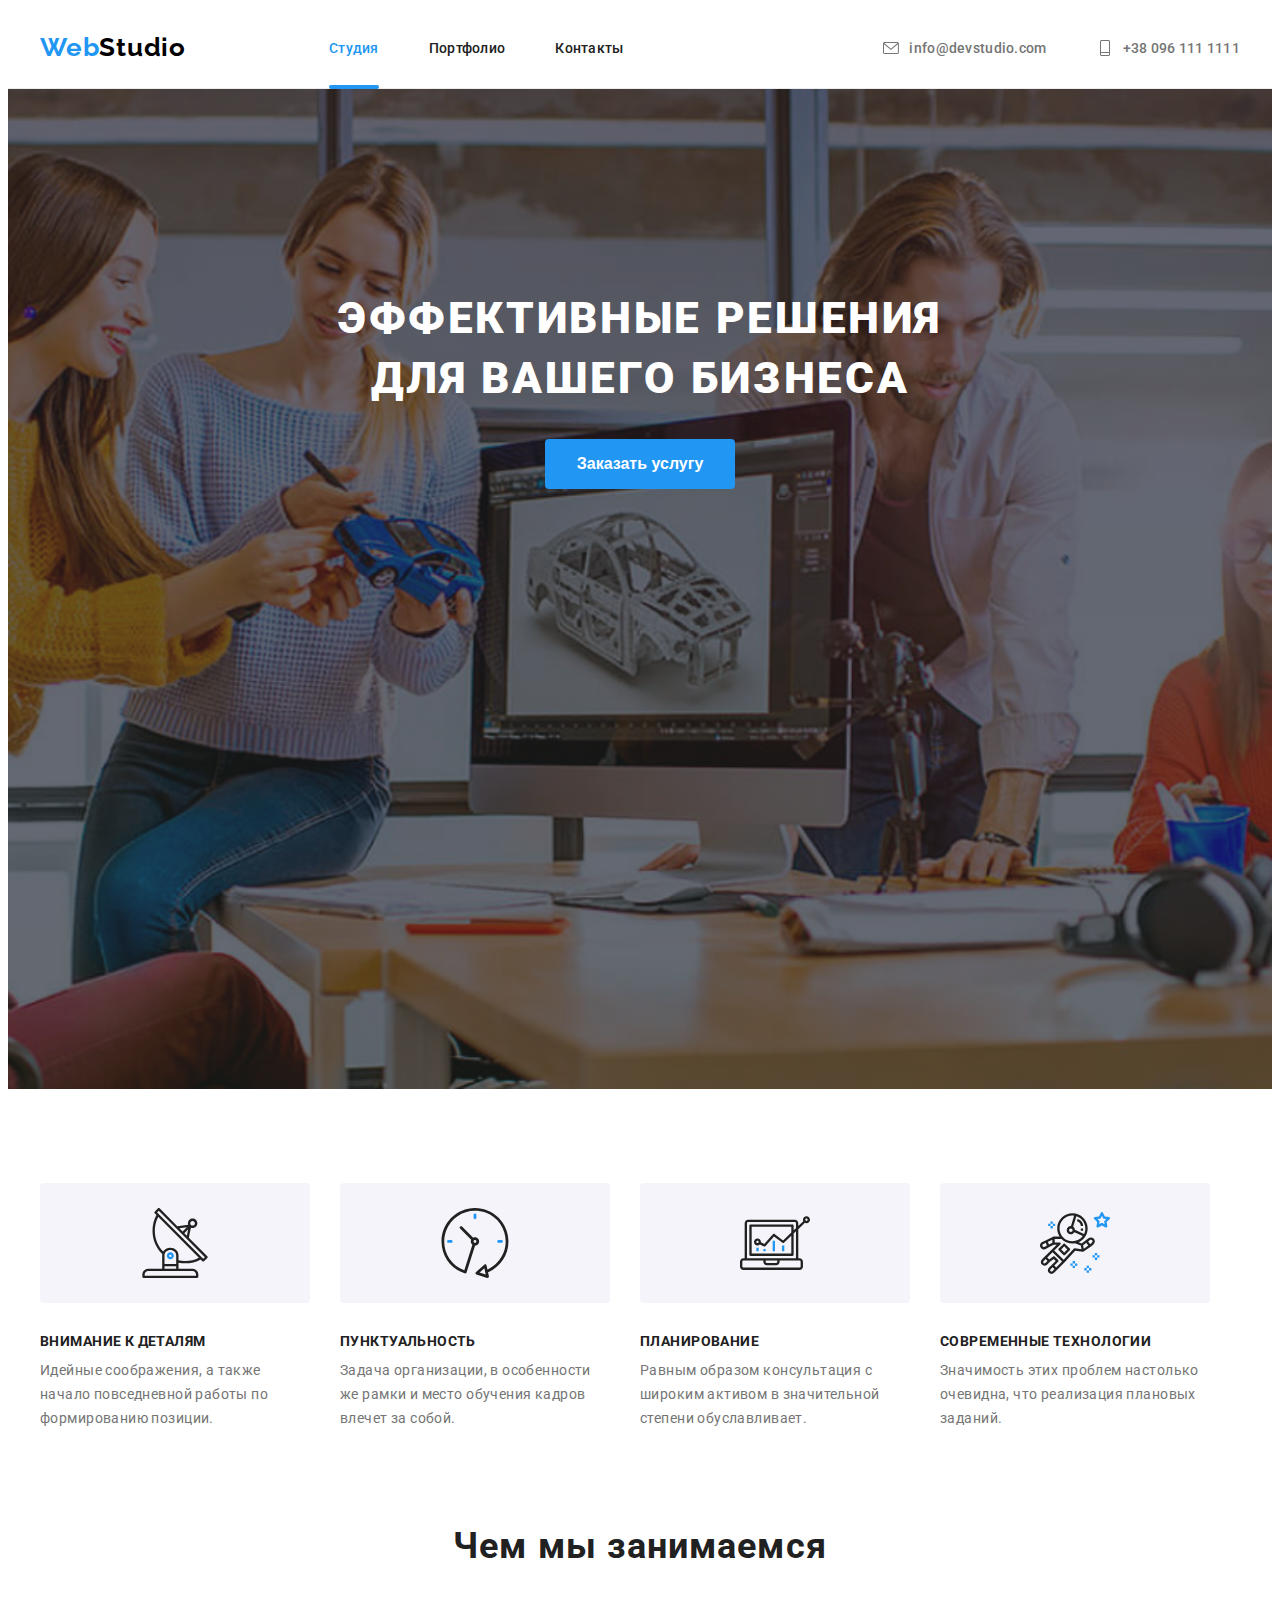
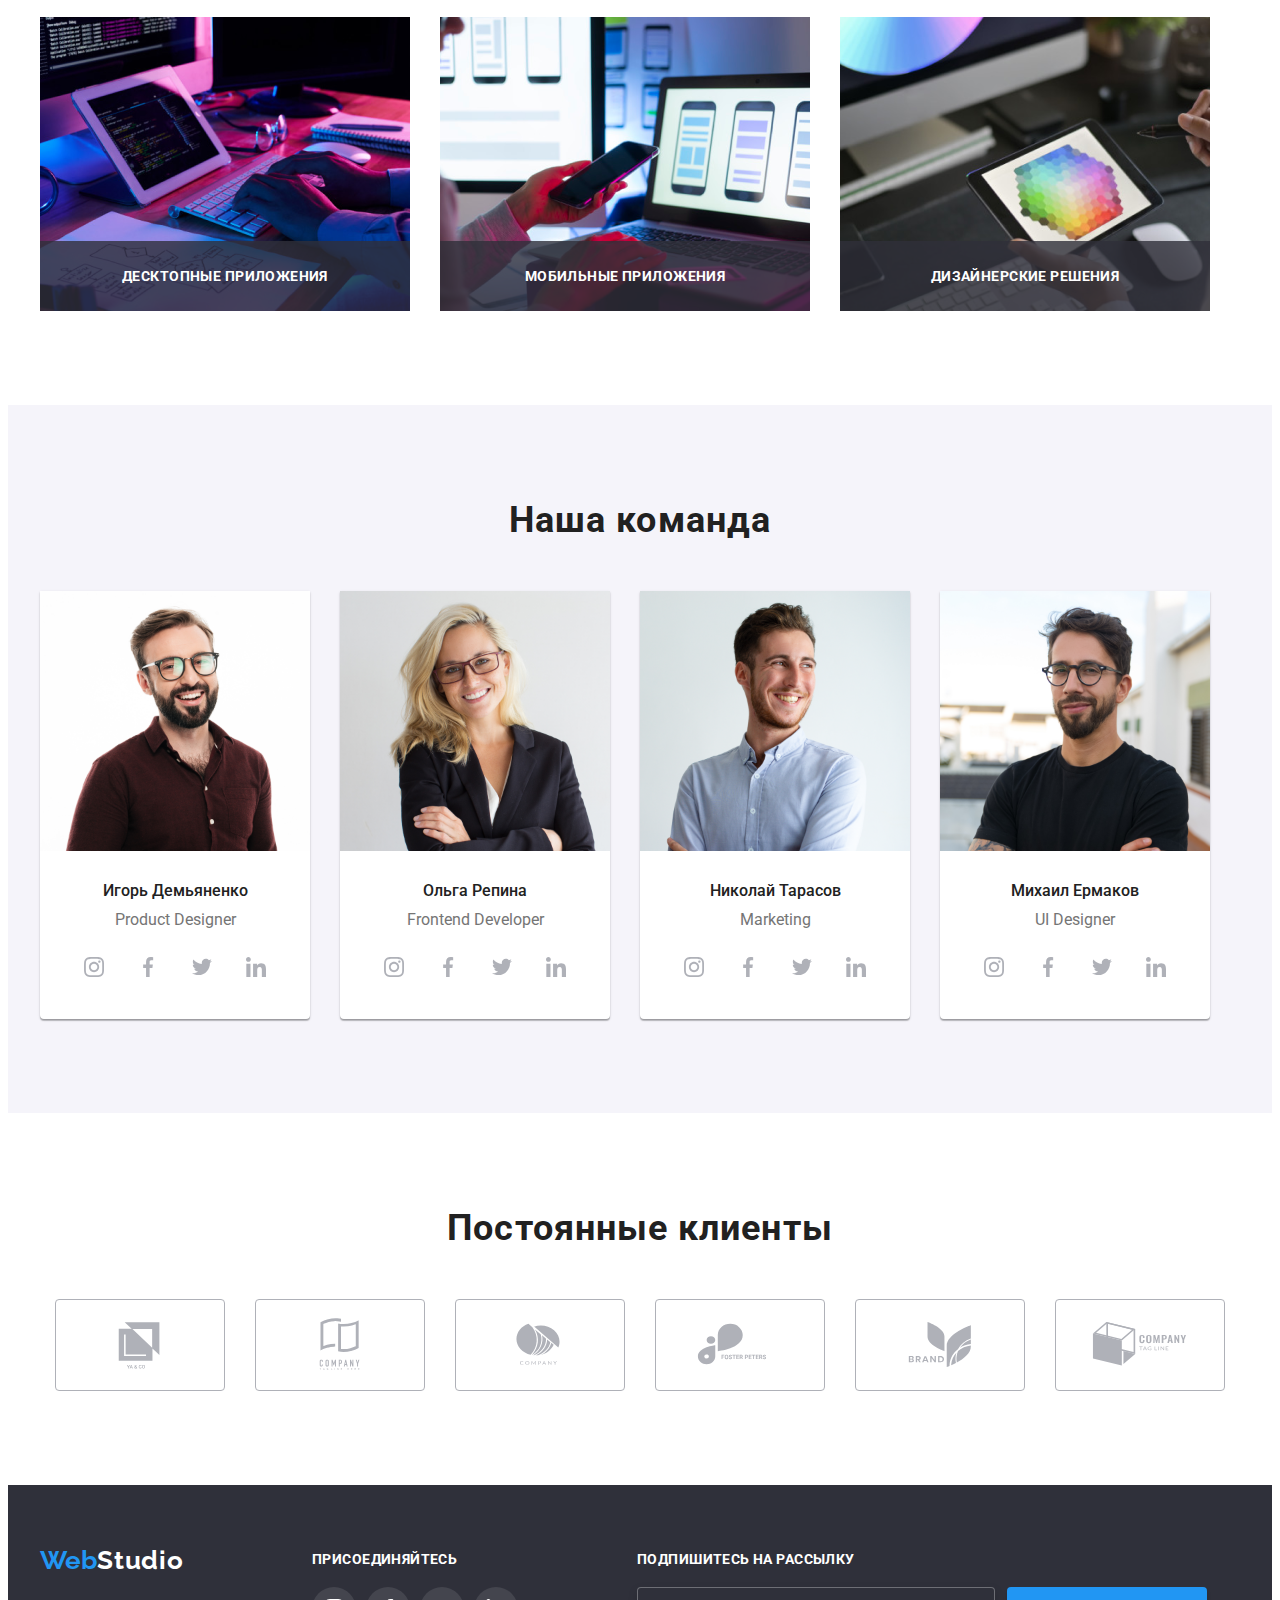
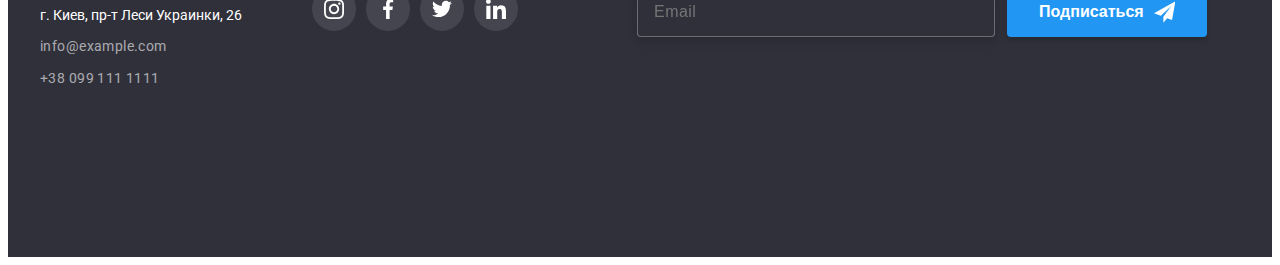
<file: index.html>
<!DOCTYPE html>
<html lang="ru">
  <head>
    <meta charset="UTF-8" />
    <meta http-equiv="X-UA-Compatible" content="IE=edge" />
    <meta name="viewport" content="width=device-width, initial-scale=1.0" />
    <title>WebStudio</title>
    <link
      rel="stylesheet"
      href="https://cdnjs.cloudflare.com/ajax/libs/modern-normalize/1.1.0/modern-normalize.min.css"
      integrity="sha512-wpPYUAdjBVSE4KJnH1VR1HeZfpl1ub8YT/NKx4PuQ5NmX2tKuGu6U/JRp5y+Y8XG2tV+wKQpNHVUX03MfMFn9Q=="
      crossorigin="anonymous"
      referrerpolicy="no-referrer"
    />
    <link rel="preconnect" href="https://fonts.googleapis.com" />
    <link rel="preconnect" href="https://fonts.gstatic.com" crossorigin />
    <link
      href="https://fonts.googleapis.com/css2?family=Raleway:wght@700&family=Roboto:wght@400;500;700;900&display=swap"
      rel="stylesheet"
    />

    <link rel="stylesheet" href="./css/styles.css" />
  </head>

  <body>
    <!--Header-->
    <header class="header">
      <div class="container header-container">
        <nav class="header-nav">
          <a class="header-logo link link-studio" lang="en" href="./index.html">
            <span class="color-log">Web</span>Studio</a
          >

          <ul class="list header-list" lang="ru">
            <li class="header-item">
              <a class="link header-link active-page" href="">Студия</a>
            </li>
            <li class="header-item">
              <a class="link header-link" href="./portfolio.html">Портфолио</a>
            </li>
            <li class="header-item">
              <a class="link header-link" href="">Контакты</a>
            </li>
          </ul>
        </nav>

        <!--contacts sections -->
        <div class="contact-header">
          <ul class="list header-sections">
            <li>
              <a class="header-contact" href="mailto:info@devstudio.com"
                ><svg class="contact-icon" width="16" height="16">
                  <use href="./images/icons.svg#icon-envelope"></use>
                </svg>
                info@devstudio.com
              </a>
            </li>
            <li>
              <a class="header-contact" href="tel:+380961111111"
                ><svg class="contact-icon" width="16" height="16">
                  <use href="./images/icons.svg#icon-smartphone"></use>
                </svg>
                +38 096 111 1111
              </a>
            </li>
          </ul>
        </div>
      </div>
    </header>
    <!--section button-->
    <section class="section-banner">
      <h1 class="section-title">
        Эффективные решения <br />
        для вашего бизнеса
      </h1>

      <!--button-->
      <button class="button shadow-textbt" type="button" data-modal-open>Заказать услугу</button>
    </section>
    <!--Модалка-->
    <div class="backdrop is-hidden" data-modal>
      <div class="modal">
        <button data-modal-close class="close-button">
          <svg class="close-icon">
            <use href="./images/icons.svg#icon-close"></use>
          </svg>
        </button>

        <form class="modal-form" autocomplete="off">
          <h2 class="modal-header">Оставьте свои данные, мы вам перезвоним</h2>
          <div class="form-title">
            <label>
              <input class="input-form" type="text" name="name" />
              <span class="form-label">Имя</span>
              <svg class="label-icon" width="18" height="18">
                <use href="./images/icons.svg#icon-person-black"></use>
              </svg>
            </label>
          </div>
          <div class="form-title">
            <label>
              <input class="input-form" type="tel" name="tel" />
              <span class="form-label">Телефон</span
              ><svg class="label-icon" width="18" height="18">
                <use href="./images/icons.svg#icon-phone-black"></use>
              </svg>
            </label>
          </div>
          <div class="form-title">
            <label>
              <input class="input-form" type="email" name="email" />
              <span class="form-label">Почта</span
              ><svg class="label-icon" width="18" height="18">
                <use href="./images/icons.svg#icon-email-black"></use>
              </svg>
            </label>
          </div>
          <div class="form-title">
            <label>
              <textarea class="form-comment" name="comment" placeholder="Ведите текст"></textarea>
              <span class="form-label">Комментарий</span>
            </label>
          </div>
          <div class="checkbox">
            <label class="checkbox-box">
              <input class="input-checkbox" type="checkbox" name="agreements" value="all" />
              <span class="icon-checkbox"></span>
              <span class="label-checkbox">
                Соглашаюсь с рассылкой и принимаю
                <a href="#" class="label-link">Условия договора</a>
              </span>
            </label>
          </div>
          <button class="form-btn basment-form-btn button" type="submit">Отправить</button>
        </form>
      </div>
    </div>

    <!--section description-->
    <main>
      <section class="hero">
        <div class="container">
          <h2 class="visually-hidden" hidden>CEO</h2>

          <ul class="list hero-list">
            <li class="hero-item">
              <div class="icon-antenna">
                <svg width="70px">
                  <use href="./images/icons.svg#icon-antenna"></use>
                </svg>
              </div>
              <h2 class="hero-title">Внимание к деталям</h2>
              <p class="hero-after-title">
                Идейные соображения, а также начало повседневной работы по формированию позиции.
              </p>
            </li>

            <li class="hero-item">
              <div class="icon-clock">
                <svg width="70px">
                  <use href="./images/icons.svg#icon-clock"></use>
                </svg>
              </div>
              <h2 class="hero-title">Пунктуальность</h2>
              <p class="hero-after-title">
                Задача организации, в особенности же рамки и место обучения кадров влечет за собой.
              </p>
            </li>

            <li class="hero-item">
              <div class="icon-diagram">
                <svg width="70px">
                  <use href="./images/icons.svg#icon-diagram"></use>
                </svg>
              </div>
              <h2 class="hero-title">Планирование</h2>
              <p class="hero-after-title">
                Равным образом консультация с широким активом в значительной степени обуславливает.
              </p>
            </li>

            <li class="hero-item">
              <div class="icon-astronaut">
                <svg width="70px">
                  <use href="./images/icons.svg#icon-astronaut"></use>
                </svg>
              </div>
              <h2 class="hero-title">Современные технологии</h2>
              <p class="hero-after-title">
                Значимость этих проблем настолько очевидна, что реализация плановых заданий.
              </p>
            </li>
          </ul>
        </div>
      </section>

      <!--Our work section-->
      <section class="section-work">
        <div class="container">
          <h2 class="work-title">Чем мы занимаемся</h2>
          <ul class="list img-flax">
            <li class="team-photo">
              <img src="./images/photo1.png" alt="Десктопные приложения" />
              <p class="work-text">Десктопные приложения</p>
            </li>
            <li class="team-photo">
              <img src="./images/photo2.png" alt="Мобильные приложения" />
              <p class="work-text">Мобильные приложения</p>
            </li>
            <li class="team-photo">
              <img src="./images/photo3.png" alt="Дизайнерские решения" />
              <p class="work-text">Дизайнерские решения</p>
            </li>
          </ul>
        </div>
      </section>

      <!--section team-->

      <section class="team-section">
        <div class="container">
          <h2 class="team-title">Наша команда</h2>
          <ul class="list team-flax">
            <li class="item">
              <img class="img-block" src="./images/team1.png" alt="Игорь Демьяненко" width="270" />
              <h3 class="team-name-title">Игорь Демьяненко</h3>
              <p class="team-description">Product Designer</p>
              <ul class="list team-social-list">
                <li class="team-social-item">
                  <a href="#" class="team-social-link">
                    <svg class="team-social-icon" width="20" height="20">
                      <use href="./images/icons.svg#icon-instagram"></use>
                    </svg>
                  </a>
                </li>
                <li class="team-social-item">
                  <a href="#" class="team-social-link">
                    <svg class="team-social-icon" width="20" height="20">
                      <use href="./images/icons.svg#icon-facebook"></use>
                    </svg>
                  </a>
                </li>
                <li class="team-social-item">
                  <a href="#" class="team-social-link">
                    <svg class="team-social-icon" width="20" height="20">
                      <use href="./images/icons.svg#icon-twitter"></use>
                    </svg>
                  </a>
                </li>
                <li class="team-social-item">
                  <a href="#" class="team-social-link">
                    <svg class="team-social-icon" width="20" height="20">
                      <use href="./images/icons.svg#icon-linkedin"></use>
                    </svg>
                  </a>
                </li>
              </ul>
            </li>

            <li class="item">
              <img class="img-block" src="./images/team2.png" alt="Ольга Репина" width="270" />
              <h3 class="team-name-title">Ольга Репина</h3>
              <p class="team-description">Frontend Developer</p>
              <ul class="list team-social-list">
                <li class="team-social-item">
                  <a href="#" class="team-social-link">
                    <svg class="team-social-icon" width="20" height="20">
                      <use href="./images/icons.svg#icon-instagram"></use>
                    </svg>
                  </a>
                </li>
                <li class="team-social-item">
                  <a href="#" class="team-social-link">
                    <svg class="team-social-icon" width="20" height="20">
                      <use href="./images/icons.svg#icon-facebook"></use>
                    </svg>
                  </a>
                </li>
                <li class="team-social-item">
                  <a href="#" class="team-social-link">
                    <svg class="team-social-icon" width="20" height="20">
                      <use href="./images/icons.svg#icon-twitter"></use>
                    </svg>
                  </a>
                </li>
                <li class="team-social-item">
                  <a href="#" class="team-social-link">
                    <svg class="team-social-icon" width="20" height="20">
                      <use href="./images/icons.svg#icon-linkedin"></use>
                    </svg>
                  </a>
                </li>
              </ul>
            </li>

            <li class="item">
              <img class="img-block" src="./images/team3.png" alt="Николай Тарасов" width="270" />
              <h3 class="team-name-title">Николай Тарасов</h3>
              <p class="team-description">Marketing</p>
              <ul class="list team-social-list">
                <li class="team-social-item">
                  <a href="#" class="team-social-link">
                    <svg class="team-social-icon" width="20" height="20">
                      <use href="./images/icons.svg#icon-instagram"></use>
                    </svg>
                  </a>
                </li>
                <li class="team-social-item">
                  <a href="#" class="team-social-link">
                    <svg class="team-social-icon" width="20" height="20">
                      <use href="./images/icons.svg#icon-facebook"></use>
                    </svg>
                  </a>
                </li>
                <li class="team-social-item">
                  <a href="#" class="team-social-link">
                    <svg class="team-social-icon" width="20" height="20">
                      <use href="./images/icons.svg#icon-twitter"></use>
                    </svg>
                  </a>
                </li>
                <li class="team-social-item">
                  <a href="#" class="team-social-link">
                    <svg class="team-social-icon" width="20" height="20">
                      <use href="./images/icons.svg#icon-linkedin"></use>
                    </svg>
                  </a>
                </li>
              </ul>
            </li>

            <li class="item">
              <img class="img-block" src="./images/team4.png" alt="Михаил Ермаков" width="270" />
              <h3 class="team-name-title">Михаил Ермаков</h3>
              <p class="team-description">UI Designer</p>
              <ul class="list team-social-list">
                <li class="team-social-item">
                  <a href="#" class="team-social-link">
                    <svg class="team-social-icon" width="20" height="20">
                      <use href="./images/icons.svg#icon-instagram"></use>
                    </svg>
                  </a>
                </li>
                <li class="team-social-item">
                  <a href="#" class="team-social-link">
                    <svg class="team-social-icon" width="20" height="20">
                      <use href="./images/icons.svg#icon-facebook"></use>
                    </svg>
                  </a>
                </li>
                <li class="team-social-item">
                  <a href="#" class="team-social-link">
                    <svg class="team-social-icon" width="20" height="20">
                      <use href="./images/icons.svg#icon-twitter"></use>
                    </svg>
                  </a>
                </li>
                <li class="team-social-item">
                  <a href="#" class="team-social-link">
                    <svg class="team-social-icon" width="20" height="20">
                      <use href="./images/icons.svg#icon-linkedin"></use>
                    </svg>
                  </a>
                </li>
              </ul>
            </li>
          </ul>
        </div>
      </section>
      <section class="section-clients">
        <div class="container">
          <h2 class="client-text">Постоянные клиенты</h2>
          <ul class="list clients-list">
            <li class="logo-item">
              <a href="#" class="clients-link">
                <svg class="clients-icon" width="106" height="60">
                  <use href="./images/icons.svg#icon-Logo1"></use>
                </svg>
              </a>
            </li>
            <li class="logo-item">
              <a href="#" class="clients-link">
                <svg class="clients-icon" width="106" height="60">
                  <use href="./images/icons.svg#icon-Logo2"></use>
                </svg>
              </a>
            </li>
            <li class="logo-item">
              <a href="#" class="clients-link">
                <svg class="clients-icon" width="106" height="60">
                  <use href="./images/icons.svg#icon-Logo3"></use>
                </svg>
              </a>
            </li>
            <li class="logo-item">
              <a href="#" class="clients-link">
                <svg class="clients-icon" width="106" height="60">
                  <use href="./images/icons.svg#icon-Logo4"></use>
                </svg>
              </a>
            </li>
            <li class="logo-item">
              <a href="#" class="clients-link">
                <svg class="clients-icon" width="106" height="60">
                  <use href="./images/icons.svg#icon-Logo5"></use>
                </svg>
              </a>
            </li>
            <li class="logo-item">
              <a href="#" class="clients-link">
                <svg class="clients-icon" width="106" height="60">
                  <use href="./images/icons.svg#icon-Logo6"></use>
                </svg>
              </a>
            </li>
          </ul>
        </div>
      </section>
    </main>
    <!--footer section-->
    <footer class="section-footer">
      <div class="container">
        <div>
          <a class="link-footer" href="/index.html">Web<span class="color-footer">Studio</span></a>
          <div class="footer-inner">
            <address class="link-address">
              <ul class="list address-cont">
                <li>
                  <a
                    class="address"
                    href="https://goo.gl/maps/Afqt2rmy2DsJCTwLA"
                    target="_blank"
                    rel="noopener noreferre"
                    >г. Киев, пр-т Леси Украинки, 26</a
                  >
                </li>
                <li>
                  <a class="contact-list" href="mailto:info@devstudio.com">info@example.com</a>
                </li>
                <li>
                  <a class="contact-list" href="tel:+380961111111">+38 099 111 1111</a>
                </li>
              </ul>
            </address>
            <!--Правая часть футера-->
            <div class="footer-right">
              <h1 class="footer-social">присоединяйтесь</h1>
              <ul class="list social-footer-list">
                <li class="social-item">
                  <a href="#" class="social-link">
                    <svg class="social-icon" width="20" height="20">
                      <use href="./images/icons.svg#icon-instagram"></use>
                    </svg>
                  </a>
                </li>
                <li class="social-item">
                  <a href="#" class="social-link">
                    <svg class="social-icon" width="20" height="20">
                      <use href="./images/icons.svg#icon-facebook"></use>
                    </svg>
                  </a>
                </li>
                <li class="social-item">
                  <a href="#" class="social-link">
                    <svg class="social-icon" width="20" height="20">
                      <use href="./images/icons.svg#icon-twitter"></use>
                    </svg>
                  </a>
                </li>
                <li class="social-item">
                  <a href="#" class="social-link">
                    <svg class="social-icon" width="20" height="20">
                      <use href="./images/icons.svg#icon-linkedin"></use>
                    </svg>
                  </a>
                </li>
              </ul>
            </div>

            <div class="basment-right">
              <h1 class="basement">Подпишитесь на рассылку</h1>
              <form action="#" autocomplete="on">
                <div class="mail-btn">
                  <input
                    type="email"
                    name="email"
                    placeholder="Email"
                    id="basement"
                    class="subscribe-email"
                  />
                  <div class="subscribe-btn">
                    <button class="form-btn basment-form-btn button" type="submit">
                      Подписаться
                      <svg class="basment-icon" width="24" height="24">
                        <use href="./images/icons.svg#icon-icon-send-1"></use>
                      </svg>
                    </button>
                  </div>
                </div>
              </form>
            </div>
          </div>
        </div>
      </div>
    </footer>
    <script src="./Js/modal.js"></script>
  </body>
</html>
</file>
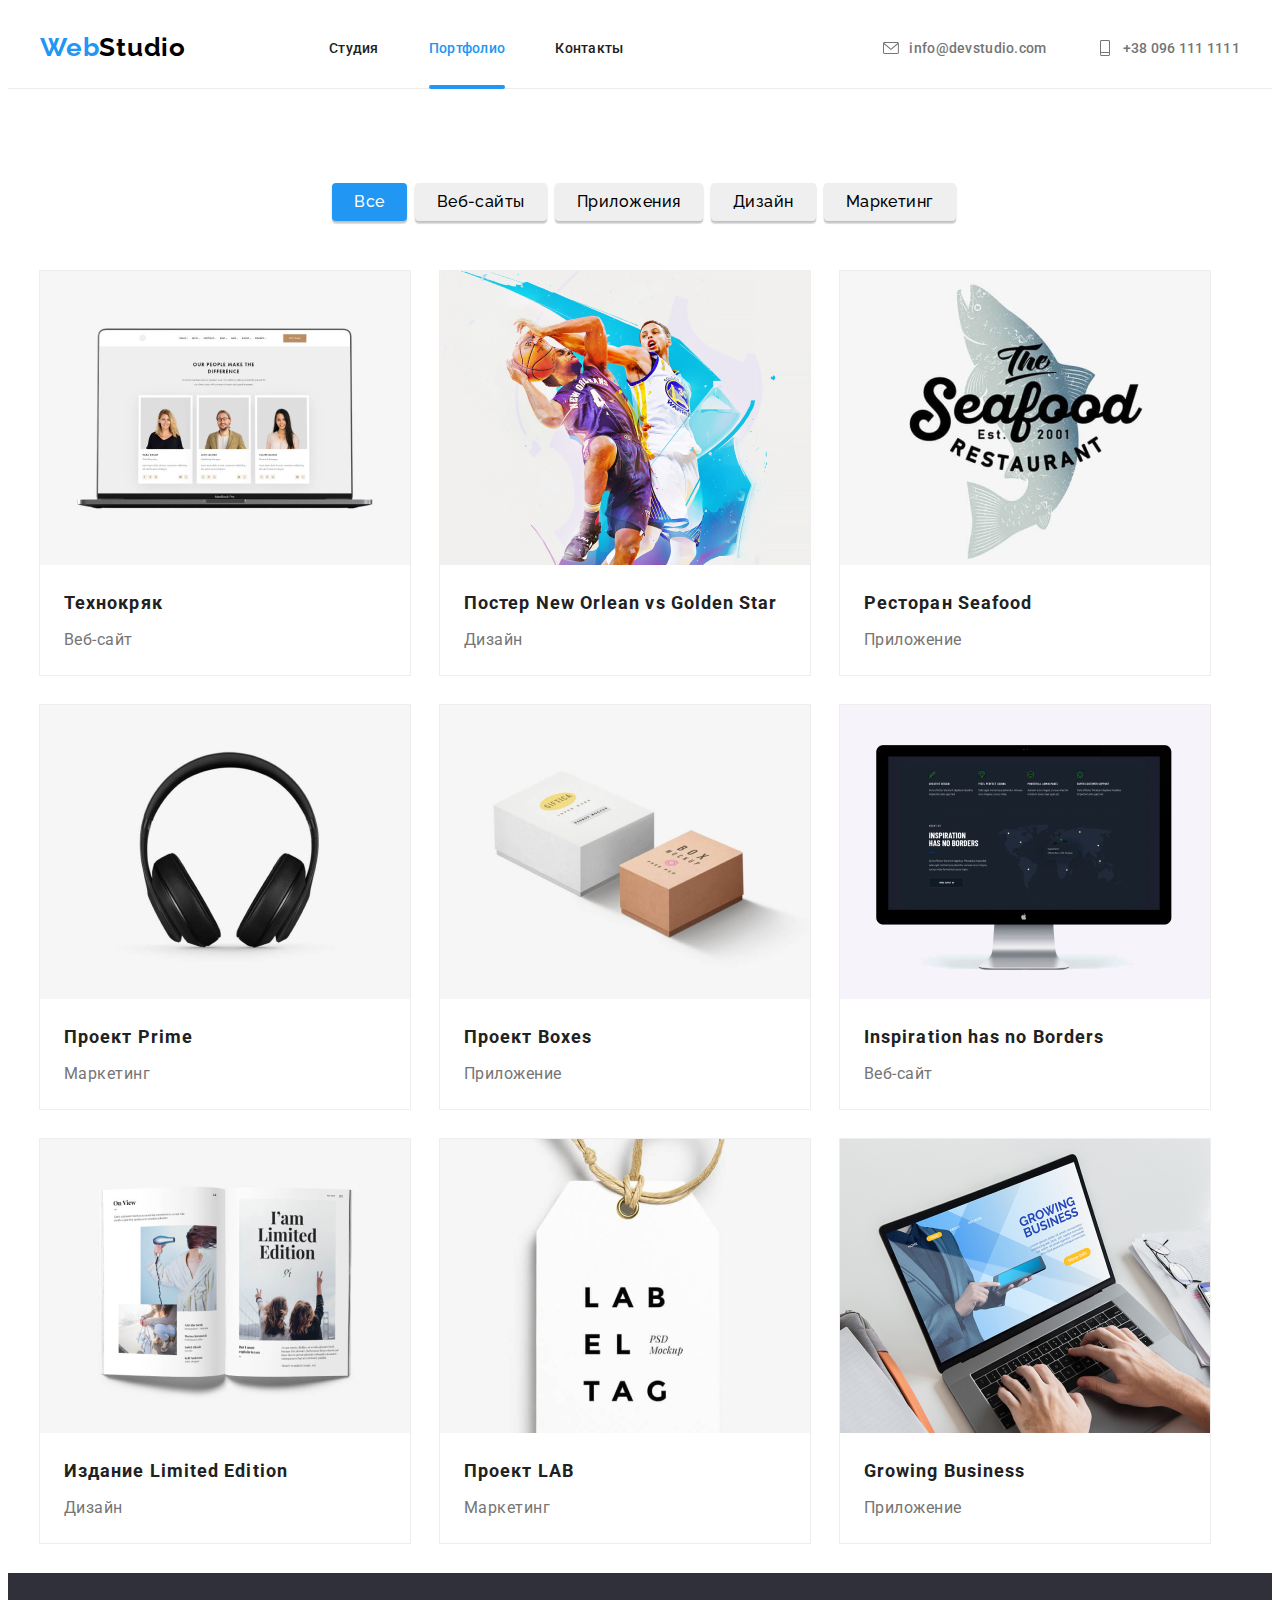
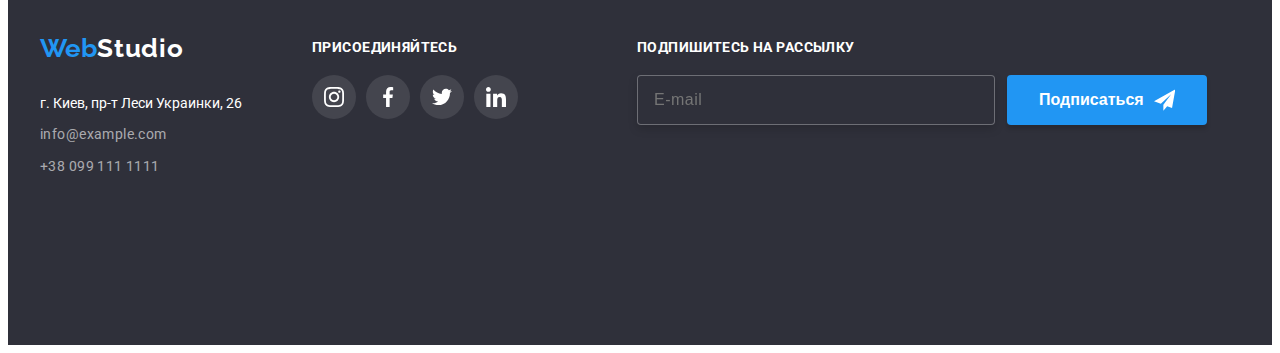
<file: portfolio.html>
<!DOCTYPE html>
<html lang="en">
  <head>
    <meta charset="UTF-8" />
    <meta http-equiv="X-UA-Compatible" content="IE=edge" />
    <meta name="viewport" content="width=device-width, initial-scale=1.0" />
    <title>Portfolio</title>
    <link
      rel="stylesheet"
      href="https://cdnjs.cloudflare.com/ajax/libs/modern-normalize/1.1.0/modern-normalize.min.css"
      integrity="sha512-wpPYUAdjBVSE4KJnH1VR1HeZfpl1ub8YT/NKx4PuQ5NmX2tKuGu6U/JRp5y+Y8XG2tV+wKQpNHVUX03MfMFn9Q=="
      crossorigin="anonymous"
      referrerpolicy="no-referrer"
    />
    <link rel="preconnect" href="https://fonts.googleapis.com" />
    <link rel="preconnect" href="https://fonts.gstatic.com" crossorigin />
    <link
      href="https://fonts.googleapis.com/css2?family=Raleway:wght@700&family=Roboto:wght@400;500;700;900&display=swap"
      rel="stylesheet"
    />
    <link rel="stylesheet" href="./css/styles.css" />
  </head>

  <body>
    <!--Header portfolio-->
    <header class="header-portfolio">
      <div class="container header-container">
        <nav class="header-nav">
          <a class="header-logo link link-studio" lang="en" href="./index.html">
            <span class="color-log">Web</span>Studio</a
          >
          <ul class="list header-list" lang="ru">
            <li class="header-item link">
              <a class="link header-link" href="./index.html">Студия</a>
            </li>
            <li class="header-item">
              <a class="link header-link active-page" href="">Портфолио</a>
            </li>
            <li class="header-item">
              <a class="link header-link" href="">Контакты</a>
            </li>
          </ul>
        </nav>

        <!--contacts sections -->
        <div class="contact-header">
          <ul class="list header-sections">
            <li>
              <a class="header-contact" href="mailto:info@devstudio.com"
                ><svg class="contact-icon" width="16" height="16">
                  <use href="./images/icons.svg#icon-envelope"></use>
                </svg>
                info@devstudio.com
              </a>
            </li>
            <li>
              <a class="header-contact" href="tel:+380961111111"
                ><svg class="contact-icon" width="16" height="16">
                  <use href="./images/icons.svg#icon-smartphone"></use>
                </svg>
                +38 096 111 1111
              </a>
            </li>
          </ul>
        </div>
      </div>
    </header>

    <!--sections main-->
    <main>
      <section class="section-main">
        <div class="container header-container">
          <h2 class="visually-hidden" hidden>content</h2>
          <a lang="ru"></a>
          <ul class="list btn-row">
            <li class="item-btn">
              <button class="filter-button btn-blu" type="button">Все</button>
            </li>
            <li class="item-btn">
              <button class="filter-button" type="button">Веб-сайты</button>
            </li>
            <li class="item-btn">
              <button class="filter-button" type="button">Приложения</button>
            </li>
            <li class="item-btn">
              <button class="filter-button" type="button">Дизайн</button>
            </li>
            <li class="item-btn">
              <button class="filter-button" type="button">Маркетинг</button>
            </li>
          </ul>
        </div>
      </section>

      <!--Projects-->

      <section class="section-cardset">
        <div class="container">
          <ul class="list cardset-list">
            <li class="cardset-item-portfolio">
              <div class="card-cursor">
                <div class="thumb">
                  <img
                    src="./images/portfolio/portfolio1.png"
                    alt="Технокряк"
                    width="370"
                    height="294"
                  />
                  <p class="text-overlay">
                    Технокряк это современная площадка распространения коронавируса. Компании
                    используют эту платформу для цифрового шпионажа и атак на защищённые сервера
                    конкурентов.
                  </p>
                </div>

                <h2 class="cardset-title">Технокряк</h2>
                <p class="cardset-after-title">Веб-сайт</p>
              </div>
            </li>

            <li class="cardset-item-portfolio">
              <div class="card-cursor">
                <div class="thumb">
                  <img
                    src="./images/portfolio/portfolio2.png"
                    alt="Постер New Orlean vs Golden Star"
                    width="370"
                    height="294"
                  />
                  <p class="text-overlay">
                    Технокряк это современная площадка распространения коронавируса. Компании
                    используют эту платформу для цифрового шпионажа и атак на защищённые сервера
                    конкурентов.
                  </p>
                </div>

                <h2 class="cardset-title">Постер New Orlean vs Golden Star</h2>
                <p class="cardset-after-title">Дизайн</p>
              </div>
            </li>

            <li class="cardset-item-portfolio">
              <div class="card-cursor">
                <div class="thumb">
                  <img
                    src="./images/portfolio/portfolio3.png"
                    alt="Ресторан Seafood"
                    width="370"
                    height="294"
                  />
                  <p class="text-overlay">
                    Технокряк это современная площадка распространения коронавируса. Компании
                    используют эту платформу для цифрового шпионажа и атак на защищённые сервера
                    конкурентов.
                  </p>
                </div>

                <h2 class="cardset-title">Ресторан Seafood</h2>
                <p class="cardset-after-title">Приложение</p>
              </div>
            </li>

            <li class="cardset-item-portfolio">
              <div class="card-cursor">
                <div class="thumb">
                  <img
                    src="./images/portfolio/portfolio4.png"
                    alt="Проект Prime"
                    width="370"
                    height="294"
                  />
                  <p class="text-overlay">
                    Технокряк это современная площадка распространения коронавируса. Компании
                    используют эту платформу для цифрового шпионажа и атак на защищённые сервера
                    конкурентов.
                  </p>
                </div>

                <h2 class="cardset-title">Проект Prime</h2>
                <p class="cardset-after-title">Маркетинг</p>
              </div>
            </li>

            <li class="cardset-item-portfolio">
              <div class="card-cursor">
                <div class="thumb">
                  <img
                    src="./images/portfolio/portfolio5.png"
                    alt="Проект Boxes"
                    width="370"
                    height="294"
                  />
                  <p class="text-overlay">
                    Технокряк это современная площадка распространения коронавируса. Компании
                    используют эту платформу для цифрового шпионажа и атак на защищённые сервера
                    конкурентов.
                  </p>
                </div>

                <h2 class="cardset-title">Проект Boxes</h2>
                <p class="cardset-after-title">Приложение</p>
              </div>
            </li>

            <li class="cardset-item-portfolio">
              <div class="card-cursor">
                <div class="thumb">
                  <img
                    src="./images/portfolio/portfolio6.png"
                    alt="Inspiration has no Borders"
                    width="370"
                    height="294"
                  />
                  <p class="text-overlay">
                    Технокряк это современная площадка распространения коронавируса. Компании
                    используют эту платформу для цифрового шпионажа и атак на защищённые сервера
                    конкурентов.
                  </p>
                </div>

                <h2 class="cardset-title">Inspiration has no Borders</h2>
                <p class="cardset-after-title">Веб-сайт</p>
              </div>
            </li>

            <li class="cardset-item-portfolio">
              <div class="card-cursor">
                <div class="thumb">
                  <img
                    src="./images/portfolio/portfolio7.png"
                    alt="Издание Limited Edition"
                    width="370"
                    height="294"
                  />
                  <p class="text-overlay">
                    Технокряк это современная площадка распространения коронавируса. Компании
                    используют эту платформу для цифрового шпионажа и атак на защищённые сервера
                    конкурентов.
                  </p>
                </div>

                <h2 class="cardset-title">Издание Limited Edition</h2>
                <p class="cardset-after-title">Дизайн</p>
              </div>
            </li>
            <li class="cardset-item-portfolio">
              <div class="card-cursor">
                <div class="thumb">
                  <img
                    src="./images/portfolio/portfolio8.png"
                    alt="Проект LAB"
                    width="370"
                    height="294"
                  />
                  <p class="text-overlay">
                    Технокряк это современная площадка распространения коронавируса. Компании
                    используют эту платформу для цифрового шпионажа и атак на защищённые сервера
                    конкурентов.
                  </p>
                </div>

                <h2 class="cardset-title">Проект LAB</h2>
                <p class="cardset-after-title">Маркетинг</p>
              </div>
            </li>

            <li class="cardset-item-portfolio">
              <div class="card-cursor">
                <div class="thumb">
                  <img
                    src="./images/portfolio/portfolio9.png"
                    alt="Growing Business"
                    width="370"
                    height="294"
                  />
                  <p class="text-overlay">
                    Технокряк это современная площадка распространения коронавируса. Компании
                    используют эту платформу для цифрового шпионажа и атак на защищённые сервера
                    конкурентов.
                  </p>
                </div>

                <h2 class="cardset-title">Growing Business</h2>
                <p class="cardset-after-title">Приложение</p>
              </div>
            </li>
          </ul>
        </div>
      </section>
    </main>
    <!--footer section-->
    <footer class="section-footer">
      <div class="container">
        <div>
          <a class="link-footer" href="/index.html">Web<span class="color-footer">Studio</span></a>
          <div class="footer-inner">
            <address class="link-address">
              <ul class="list address-cont">
                <li>
                  <a
                    class="address"
                    href="https://goo.gl/maps/Afqt2rmy2DsJCTwLA"
                    target="_blank"
                    rel="noopener noreferre"
                    >г. Киев, пр-т Леси Украинки, 26</a
                  >
                </li>
                <li>
                  <a class="contact-list" href="mailto:info@devstudio.com">info@example.com</a>
                </li>
                <li>
                  <a class="contact-list" href="tel:+380961111111">+38 099 111 1111</a>
                </li>
              </ul>
            </address>
            <!--Правая часть футера-->
            <div class="footer-right">
              <h1 class="footer-social">присоединяйтесь</h1>
              <ul class="list social-footer-list">
                <li class="social-item">
                  <a href="#" class="social-link">
                    <svg class="social-icon" width="20" height="20">
                      <use href="./images/icons.svg#icon-instagram"></use>
                    </svg>
                  </a>
                </li>
                <li class="social-item">
                  <a href="#" class="social-link">
                    <svg class="social-icon" width="20" height="20">
                      <use href="./images/icons.svg#icon-facebook"></use>
                    </svg>
                  </a>
                </li>
                <li class="social-item">
                  <a href="#" class="social-link">
                    <svg class="social-icon" width="20" height="20">
                      <use href="./images/icons.svg#icon-twitter"></use>
                    </svg>
                  </a>
                </li>
                <li class="social-item">
                  <a href="#" class="social-link">
                    <svg class="social-icon" width="20" height="20">
                      <use href="./images/icons.svg#icon-linkedin"></use>
                    </svg>
                  </a>
                </li>
              </ul>
            </div>
            <div class="basment-right">
              <h1 class="basement">Подпишитесь на рассылку</h1>
              <form action="#" autocomplete="on">
                <div class="mail-btn">
                  <input
                    type="email"
                    name="email"
                    placeholder="E-mail"
                    id="basement"
                    class="subscribe-email"
                  />
                  <div class="subscribe-btn">
                    <button class="form-btn basment-form-btn button" type="submit">
                      Подписаться
                      <svg class="basment-icon" width="24" height="24">
                        <use href="./images/icons.svg#icon-icon-send-1"></use>
                      </svg>
                    </button>
                  </div>
                </div>
              </form>
            </div>
          </div>
        </div>
      </div>
    </footer>
  </body>
</html>
</file>
<file: css/styles.css>
:root {
  --hover-color: #2196f3;
  --text-color: #ffffff;
  --hero-text-color: #212121;
  --client-color: #afb1b8;
}

body {
  background: #ffffff;
  color: #212121;
  font-family: Roboto, sans-serif;
}

p,
h1,
h2,
h3,
h4,
h5,
h6 {
  margin: 0;
}
ul {
  margin: 0;
  padding-inline-start: 0px;
}

.visually-hidden {
  position: absolute;
  white-space: nowrap;
  width: 1px;
  height: 1px;
  overflow: hidden;
  border: 0;
  padding: 0;
  clip: rect(0 0 0 0);
  clip-path: inset(50%);
  margin: -1px;
}
.container {
  width: 1200px;
  padding-left: 15px;
  padding-right: 15px;
  margin: 0 auto;
  /* outline: 2px solid red; (контур блока)  */
}
img {
  display: block;
}
.header-container {
  display: flex;
  justify-content: center;
}
/* <!--Header--> */

.header-nav {
  padding-top: 24px;
  padding-bottom: 25px;
  display: flex;
}
.contact-header {
  margin-left: auto;
}
.contact-icon {
  margin-right: 10px;
}

.link {
  font-weight: 500;
  font-size: 14px;
  line-height: 16px;
  letter-spacing: 0.02em;
  color: #000000;
  text-decoration: none;
}
.link-studio {
  font-family: Raleway;
  font-style: normal;
  font-weight: bold;
  font-size: 26px;
  line-height: 31px;
  letter-spacing: 0.03em;
  color: #000000;
}

.color-log {
  font-style: normal;
  font-weight: bold;
  font-size: 26px;
  line-height: 31px;
  letter-spacing: 0.03em;
  color: #2196f3;
}

/* Весь тег Ul без точек */
.list {
  list-style: none;
}
.header-item {
  position: relative;
  margin-left: 50px;
}
/* header-link */
.header-link {
  color: var(--hero-text-color);
  transition: color 250ms cubic-bezier(0.4, 0, 0.2, 1);
}
.header-list {
  display: flex;
  align-items: center;
  margin-left: 93px;
  position: relative;
}
/* ховер для ссылок */
.header-link:hover,
.header-link:focus {
  color: var(--hover-color);
}

/* <!--contacts sections --> */
.header-contact {
  display: flex;
  align-items: center;
  font-style: normal;
  font-weight: 500;
  font-size: 14px;
  line-height: 16px;
  letter-spacing: 0.02em;
  color: #757575;
  text-decoration: none;
  margin-left: 50px;
}
.contact-icon {
  fill: currentColor;
}
.header-sections {
  display: flex;
  padding-top: 32px;
  padding-bottom: 32px;
}
.header {
  border-bottom: 1px solid #ececec;
}

/* ховер и фокус для сектора контакты */
.header-contact:hover,
.header-contact:focus {
  color: var(--hover-color);
}

/* <!--section button--> */
.section-banner {
  background: #2f303a;
  height: 600px;
  max-width: 1600px;
  margin-left: auto;
  margin-right: auto;
  padding-top: 200px;
  padding-bottom: 200px;
  text-align: center;
  width: auto;
  background-image: linear-gradient(rgba(47, 48, 58, 0.4), rgba(47, 58, 51, 0.4)),
    url(../images/icon-banner.png);
  background-repeat: no-repeat;
  background-position: center;
  background-size: cover;
}

.section-title {
  font-style: normal;
  font-weight: 900;
  font-size: 44px;
  line-height: 1.36;
  text-align: center;
  letter-spacing: 0.06em;
  text-transform: uppercase;
  color: var(--text-color);
  padding-bottom: 30px;
}
.button {
  padding: 10px 32px;
  border-radius: 4px;
  margin-left: auto;
  margin-right: auto;
  font-style: normal;
  font-weight: bold;
  font-size: 16px;
  line-height: 1.87;
  border: none;
  color: var(--text-color);
  background-color: #2196f3;
  cursor: pointer;
}

.button :hover,
.button :focus {
  color: #188ce8;
}
/* <!--section list--> */
.hero-title {
  font-style: normal;
  font-weight: bold;
  font-size: 14px;
  line-height: 16px;
  letter-spacing: 0.03em;
  text-transform: uppercase;
  color: #212121;
  margin-bottom: 10px;
}
.hero-list {
  display: flex;
}
.hero-list .hero-item:not(last-child) {
  margin-right: 30px;
}
.hero-item {
  font-style: normal;
  font-weight: bold;
  font-size: 14px;
  line-height: 16px;
  letter-spacing: 0.03em;
  color: var(--hero-text-color);
  width: 270px;
}
.hero-after-title {
  font-style: normal;
  font-weight: normal;
  font-size: 14px;
  line-height: 1.71;
  letter-spacing: 0.03em;
  color: #757575;
}
.hero {
  padding-top: 94px;
}
.icon-antenna {
  display: flex;
  align-items: center;
  justify-content: center;
  margin-bottom: 30px;
  width: 270px;
  height: 120px;
  background-color: #f5f4fa;
  border-radius: 4px;
}
.icon-clock {
  display: flex;
  align-items: center;
  justify-content: center;
  margin-bottom: 30px;
  width: 270px;
  height: 120px;
  background-color: #f5f4fa;
  border-radius: 4px;
}
.icon-diagram {
  display: flex;
  align-items: center;
  justify-content: center;
  margin-bottom: 30px;
  width: 270px;
  height: 120px;
  background-color: #f5f4fa;
  border-radius: 4px;
}
.icon-astronaut {
  display: flex;
  align-items: center;
  justify-content: center;
  margin-bottom: 30px;
  width: 270px;
  height: 120px;
  background-color: #f5f4fa;
  border-radius: 4px;
}

.work-title {
  font-weight: bold;
  font-size: 36px;
  line-height: 42px;
  text-align: center;
  letter-spacing: 0.03em;
  color: #212121;
  padding-top: 94px;
  padding-bottom: 50px;
}
.section-work {
  padding-bottom: 94px;
}
.about-workers {
  background-color: #f5f4fa;
}
/* <!--section team--> */
.team-title {
  font-weight: bold;
  font-size: 36px;
  line-height: 42px;
  text-align: center;
  letter-spacing: 0.03em;
  color: #212121;
  padding-top: 94px;
  padding-bottom: 50px;
}
.img-flax {
  display: flex;
}
.team-photo:not(last-child) {
  margin-right: 30px;
  position: relative;
}
.work-text {
  position: absolute;
  width: 100%;
  padding-top: 27px;
  padding-bottom: 27px;
  bottom: 0;
  left: 0;
  font-weight: bold;
  font-size: 14px;
  line-height: 16px;
  text-align: center;
  letter-spacing: 0.03em;
  text-transform: uppercase;
  color: var(--text-color);
  background: rgba(47, 48, 58, 0.8);
}
.item:not(last-child) {
  margin-right: 30px;
  background: #ffffff;
  padding-bottom: 30px;
  box-shadow: 0px 1px 3px rgba(0, 0, 0, 0.12), 0px 1px 1px rgba(0, 0, 0, 0.14),
    0px 2px 1px rgba(0, 0, 0, 0.2);
  border-radius: 0px 0px 4px 4px;
}

.team-flax {
  display: flex;
}
.img-block {
  /* max-width: 100%; */
  height: auto;
}

.team-name-title {
  font-weight: 500;
  font-size: 16px;
  line-height: 19px;
  text-align: center;
  color: #212121;
  margin-bottom: 10px;
  margin-top: 30px;
}
.team-description {
  font-weight: normal;
  font-size: 16px;
  line-height: 19px;
  text-align: center;
  color: #757575;
  margin-bottom: 16px;
}
.team-section {
  padding-top: 0px;
  padding-bottom: 94px;
  background-color: #f5f4fa;
}
.team-social-list {
  display: flex;
  justify-content: center;
}
.team-social-item + .team-social-item {
  margin-left: 10px;
}
.team-social-link {
  width: 44px;
  height: 44px;
  color: #afb1b8;
  display: flex;
  justify-content: center;
  align-items: center;
  border-radius: 50%;
}
.team-social-link:hover,
.team-social-link:focus {
  background-color: #2196f3;
  color: #ffffff;
}
.team-social-icon {
  fill: currentColor;
}
/* <!--------------------------------clients---------------------------------> */
.section-clients {
  padding-top: 94px;
  padding-bottom: 94px;
}
.clients-list {
  display: flex;
  justify-content: center;
}
.clients-link {
  display: flex;
  width: 170px;
  height: 92px;
  justify-content: center;
  align-items: center;
  border: 1px solid #afb1b8;
  box-sizing: border-box;
  border-radius: 4px;
  fill: var(--client-color);
  margin-top: 50px;
}
.logo-item + .logo-item {
  margin-left: 30px;
}
.client-text {
  font-style: normal;
  font-weight: bold;
  font-size: 36px;
  line-height: 42px;
  text-align: center;
  letter-spacing: 0.03em;
  color: #212121;
}
.clients-link:focus,
.clients-link:hover {
  fill: var(--hover-color);
  border-color: var(--hover-color);
}

/* <!---------------------------footer section-----------------------------> */
.section-footer {
  font-weight: bold;
  height: 252px;
  font-size: 26px;
  line-height: 31px;
  background: #2f303a;
  padding-top: 60px;
  padding-bottom: 60px;
}
.color-footer {
  font-weight: bold;
  font-size: 26px;
  line-height: 31px;

  /* identical to box height */
  letter-spacing: 0.03em;
  color: var(--text-color);
}
.link-footer {
  font-family: Raleway;
  color: #2196f3;
  text-decoration: none;
}
/* address */
.link-address {
  margin-bottom: 20px;
}
.address {
  font-weight: normal;
  font-style: normal;
  font-size: 14px;
  line-height: 24px;

  color: #ffffff;
  text-decoration: none;
  margin-bottom: 9px;
}
.address:hover,
.address:focus {
  color: #2196f3;
}
.address-cont {
  padding: 0px 0px 0px 0px;
  margin-top: 20px;
  margin-bottom: 9px;
}
.contact-list {
  font-family: Roboto;
  font-style: normal;
  font-weight: normal;
  font-size: 14px;
  line-height: 1.71;
  letter-spacing: 0.03em;
  color: rgba(255, 255, 255, 0.6);
  text-decoration: none;
}
.contact-list:hover,
.contact-listl:focus {
  color: #2196f3;
}
.btn-blu {
  background: #2196f3;
  color: #ffffff;
}
.filter-button {
  cursor: pointer;
  font-family: Raleway;
  font-weight: 500;
  font-size: 16px;
  line-height: 1.62;
  text-align: center;
  letter-spacing: 0.03em;
  margin-left: 8px;
  padding: 6px 22px;
  border: #f5f4fa;
  box-shadow: 0px 3px 1px rgb(0 0 0 / 10%), 0px 1px 2px rgb(0 0 0 / 8%),
    0px 2px 2px rgb(0 0 0 / 12%);
  border-radius: 4px;
}
.btn-row {
  display: flex;
}
.filter-button:hover,
.filter-button:focus {
  background: #2196f3;
  color: #ffffff;
}
.section-main {
  padding-top: 94px;
  margin-bottom: 50px;
}
.active-page.header-link::after {
  content: '';
  position: absolute;
  left: 0%;
  bottom: -32px;
  width: 100%;
  height: 4px;
  transform: translateX(0%);
  border-radius: 2px;
  background-color: var(--hover-color);
}
.active-page,
.header-list:hover .active-page,
.header-list:focus {
  color: var(--hover-color);
}

/* <!--Projects section-cardset-- > */
.cardset-list {
  display: flex;
  flex-wrap: wrap;
}

.cardset-title {
  font-weight: bold;
  font-size: 18px;
  line-height: 36px;
  letter-spacing: 0.06em;
  color: #212121;
  margin-left: 24px;
  margin-top: 20px;
}
.cardset-after-title {
  font-size: 16px;
  line-height: 1.87;
  letter-spacing: 0.03em;
  color: #757575;
  margin-top: 4px;
  margin-left: 24px;
  margin-bottom: 20px;
}
.cardset-item-portfolio:not(:nth-child(3n)) {
  margin-right: 30px;
}
.cardset-item-portfolio {
  background: #ffffff;
  outline: 1px solid #eeeeee;
  margin-bottom: 30px;
}
.cardset-item-portfolio:focus,
.cardset-item-portfolio:hover {
  box-sizing: border-box;
  box-shadow: 0px 1px 1px rgba(0, 0, 0, 0.12), 0px 4px 4px rgba(0, 0, 0, 0.06),
    1px 4px 6px rgba(0, 0, 0, 0.16);
}
.header-portfolio {
  border-bottom: 1px solid #ececec;
}

.footer-social {
  font-style: normal;
  font-weight: bold;
  font-size: 14px;
  line-height: 16px;
  letter-spacing: 0.03em;
  text-transform: uppercase;
  color: #ffffff;
}
.social-footer-list {
  display: flex;
  margin-left: auto;
  margin-right: auto;
  justify-items: left;
  margin-top: 20px;
}
.social-item:not(last-child) {
  margin-right: 10px;
}
.footer-right {
  margin-left: 70px;
  margin-top: -25px;
}
.footer-inner {
  display: flex;
  align-items: flex-start;
  max-width: 100%;
}
.social-item {
  border-radius: 50%;
  background-color: rgba(255, 255, 255, 0.1);
  color: #ffffff;
}
.social-link {
  width: 44px;
  height: 44px;
  color: #ffffff;
  display: flex;
  justify-content: center;
  align-items: center;
  border-radius: 50%;
}
.social-link:hover,
.social-link:focus {
  background-color: #2196f3;
  color: #ffffff;
}
.social-icon {
  fill: currentColor;
}
.backdrop.is-hidden {
  opacity: 0;
  pointer-events: none;
}

.backdrop {
  z-index: 2;
  position: fixed;
  top: 0;
  right: 0;
  opacity: 1;
  width: 100%;
  height: 100%;
  background-color: rgba(0, 0, 0, 0.2);
  transition: opacity 1000ms cubic-bezier(0.4, 0, 0.2, 1);
}
.modal {
  position: absolute;
  left: 50%;
  top: 50%;
  min-width: 528px;
  min-height: 581px;
  border-radius: 4px;
  padding: 34px;
  background-color: var(--text-color);
  box-shadow: 0px 1px 3px rgb(0 0 0 / 12%), 0px 1px 1px rgb(0 0 0 / 14%),
    0px 2px 1px rgb(0 0 0 / 20%);
  transform: translate(-50%, -50%) scale(1);
  transform: translate(-50%, -50%);
}
.modal-header {
  margin-bottom: 30px;
  font-weight: 700;
  font-size: 20px;
  line-height: 1.15;
  text-align: center;
  letter-spacing: 0.03em;
  color: #212121;
}
.modal-form {
  display: flex;
  flex-direction: column;
}
.form-title {
  position: relative;
  margin-bottom: 28px;
}
.input-form {
  width: 100%;
  height: 40px;
  padding-left: 42px;
  border: 1px solid;
  border-color: rgba(33, 33, 33, 0.2);
  border-radius: 4px;
  font: inherit;
  outline: none;
  transition: border-color 250ms cubic-bezier(0.4, 0, 0.2, 1);
}
.form-label {
  position: absolute;
  top: -4px;
  left: 0;
  transform: translateY(-100%);
  font-size: 12px;
  line-height: 1.16;
  letter-spacing: 0.01em;
  color: #757575;
}
.form-comment {
  width: 100%;
  height: 120px;
  padding: 12px 16px;
  border-color: rgba(33, 33, 33, 0.2);
  border-radius: 4px;
  resize: none;
  outline: none;
}
.label-icon {
  position: absolute;
  top: 50%;
  left: 12px;
  transform: translateY(-50%);
  color: #212121;
  fill: currentColor;
  transition: color 250ms cubic-bezier(0.4, 0, 0.2, 1);
}
.input-form:focus,
.form-comment:focus {
  border-color: var(--hover-color);
}
.input-form:focus ~ .label-icon {
  color: var(--hover-color);
}
.checkbox {
  position: relative;
  margin-bottom: 30px;
}
.checkbox-box {
  display: flex;
  justify-content: center;
  align-items: center;
}
.input-checkbox {
  position: absolute;
  width: 1px;
  height: 1px;
  margin: -1px;
  border: 0;
  padding: 0;
  clip: rect(0 0 0 0);
  overflow: hidden;
}
.icon-checkbox {
  margin-right: 8px;
  width: 100%;
  max-width: 16px;
  height: 15px;
  border: 2px solid #212121;
  border-radius: 2px;
  background-origin: border-box;
  background-image: url(../images/no-checbox.svg);
  transition: border-color 250ms cubic-bezier(0.4, 0, 0.2, 1);
  cursor: pointer;
}
.label-checkbox {
  font-size: 14px;
  line-height: 1.71;
  letter-spacing: 0.03em;
  color: #757575;
}
.label-link {
  font-size: 14px;
  line-height: 1.71;
  letter-spacing: 0.03em;
  color: var(--hover-color);
}
.input-checkbox:checked + .icon-checkbox {
  background-image: url(../images/checkbox.svg);
  border: none;
}
.input-checkbox:focus + .icon-checkbox {
  border-color: var(--hover-color);
}

.close-button {
  position: absolute;
  display: flex;
  justify-content: center;
  top: 8px;
  right: 8px;
  border-radius: 50%;
  width: 30px;
  height: 30px;
  align-items: center;
  background: #ffffff;
  border: 1px solid rgba(0, 0, 0, 0.1);
  cursor: pointer;
}
.close-icon {
  width: 18px;
  height: 18px;
}
.close-button :hover {
  transform: scale(1.25);
}
.thumb {
  position: relative;
  overflow: hidden;
}
.text-overlay {
  position: absolute;
  top: 0;
  left: 0;
  width: 100%;
  height: 100%;
  padding: 63px 24px;
  color: #ffffff;
  font-size: 18px;
  line-height: 1.56;
  background-color: rgba(33, 150, 243, 0.9);
  transform: translatey(100%);
  transition: transform 250ms cubic-bezier(0.4, 0, 0.2, 1);
}
.card-cursor:hover .text-overlay,
.card-cursor:focus .text-overlay {
  transform: translatey(0);
}
.card-cursor {
  cursor: pointer;
}
/* Оформление подвала(basement) */
.basement {
  font-style: normal;
  font-weight: bold;
  font-size: 14px;
  line-height: 16px;
  letter-spacing: 0.03em;
  text-transform: uppercase;
  color: #ffffff;
}
.mail-btn {
  display: flex;
  margin-top: 20px;
}
.subscribe-email {
  display: flex;
  width: 358px;
  height: 50px;
  margin-right: 12px;
  padding-left: 16px;
  background-color: #2f303a;
  font-style: normal;
  font-weight: normal;
  font-size: 16px;
  line-height: 20px;
  color: #ffffff;

  align-items: center;
  letter-spacing: 0.03em;
  border: 1px solid rgba(255, 255, 255, 0.3);
  box-sizing: border-box;
  filter: drop-shadow(0px 4px 4px rgba(0, 0, 0, 0.15));
  border-radius: 4px;
}
.basment-right {
  margin-left: 109px;
  margin-top: -25px;
}
.subscribe-btn {
  display: flex;
}
.basment-form-btn {
  display: flex;
  width: 200px;
  height: 50px;
  justify-content: center;
  align-items: center;
  color: var(--text-color);
  font-style: normal;
  font-weight: bold;
  font-size: 16px;
  line-height: 1.87;
  background: var(--hover-color);
  box-shadow: 0px 4px 4px rgba(0, 0, 0, 0.15);
  border-radius: 4px;
  border: none;
}
.basment-icon {
  margin-left: 10px;
}
</file>
